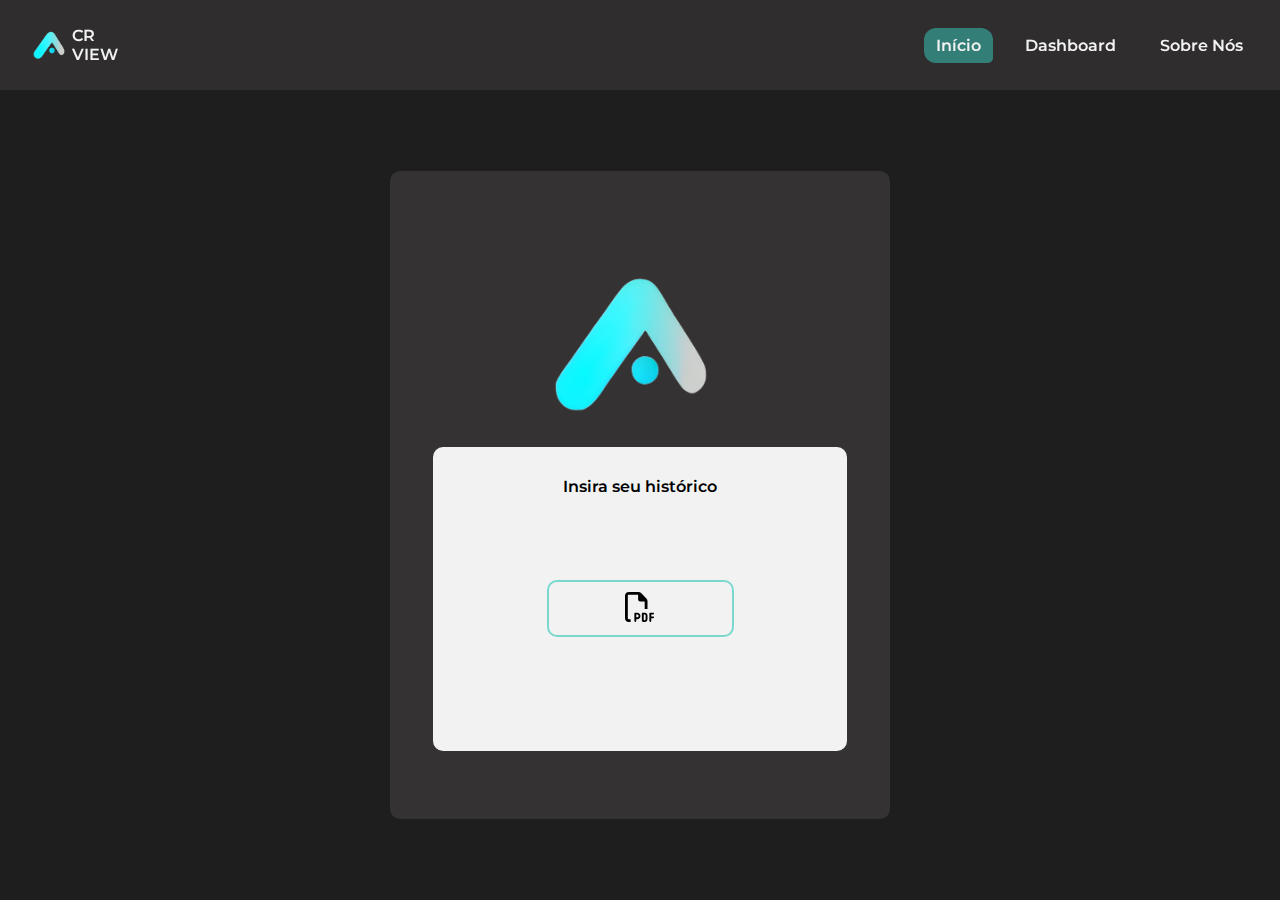
<file: index.html>
<!DOCTYPE html>
<html lang="pt">
<head>
    <meta charset="UTF-8">
    <meta name="viewport" content="width=device-width, initial-scale=1.0">
    <meta name="keywords" content="cr, view, unirio, dashboard, historico, alpha, junior">
    <!-- <meta name="description" content=""> -->
    <link rel="shortcut icon" href="assets/favicon.ico" type="image/x-icon">
    <link rel="stylesheet" href="assets/styles/global.css">
    <link rel="stylesheet" href="assets/styles/index.css">
    <title>CR View</title>
</head>
<body>
    <header>
        <nav class="menu">
            <a href="/" class="h-logo">
                <img id="logo-menu" src="assets/images/logo.png" alt="Logo CR View">
                <span id="name-logo">CR VIEW</span>
            </a>
            <div class="h-menu-desktop">
                <svg id="menu-bar" xmlns="http://www.w3.org/2000/svg"  viewBox="0 0 448 512"><path d="M0 96C0 78.3 14.3 64 32 64H416c17.7 0 32 14.3 32 32s-14.3 32-32 32H32C14.3 128 0 113.7 0 96zM0 256c0-17.7 14.3-32 32-32H416c17.7 0 32 14.3 32 32s-14.3 32-32 32H32c-17.7 0-32-14.3-32-32zM448 416c0 17.7-14.3 32-32 32H32c-17.7 0-32-14.3-32-32s14.3-32 32-32H416c17.7 0 32 14.3 32 32z"/></svg>
                <ul id="h-menu">
                    <li style="background-color: var(--dark-green);"><a href="/">Início</a></li>
                    <li><a href="dashboard.html">Dashboard</a></li>
                    <li><a href="about.html">Sobre Nós</a></li>
                </ul>
            </div>
        </nav>
    </header>
    <main>
        <div id="container">
            <img id="main-logo" src="assets/images/logo.png" alt="Logo CR View">
            <div id="file-box">
                <span>Insira seu histórico</span>
                <button type="button" id="btn-file" onclick="document.querySelector('#file-hist').click()"><img src="assets/icons/file-pdf-regular.svg" alt="icone de pdf"></button>
                <input type="file" name="historico" id="file-hist" accept=".pdf" oninput="uploadPdf()" style="display: none;">
                <span id="error-file" style="color: #b93636;"></span>
            </div>
        </div>
    </main>
    <script src="assets/scripts js/uploadpdf.js"></script>
    <script src="./assets/scripts js/main.js"></script>
</body>
</html>
</file>
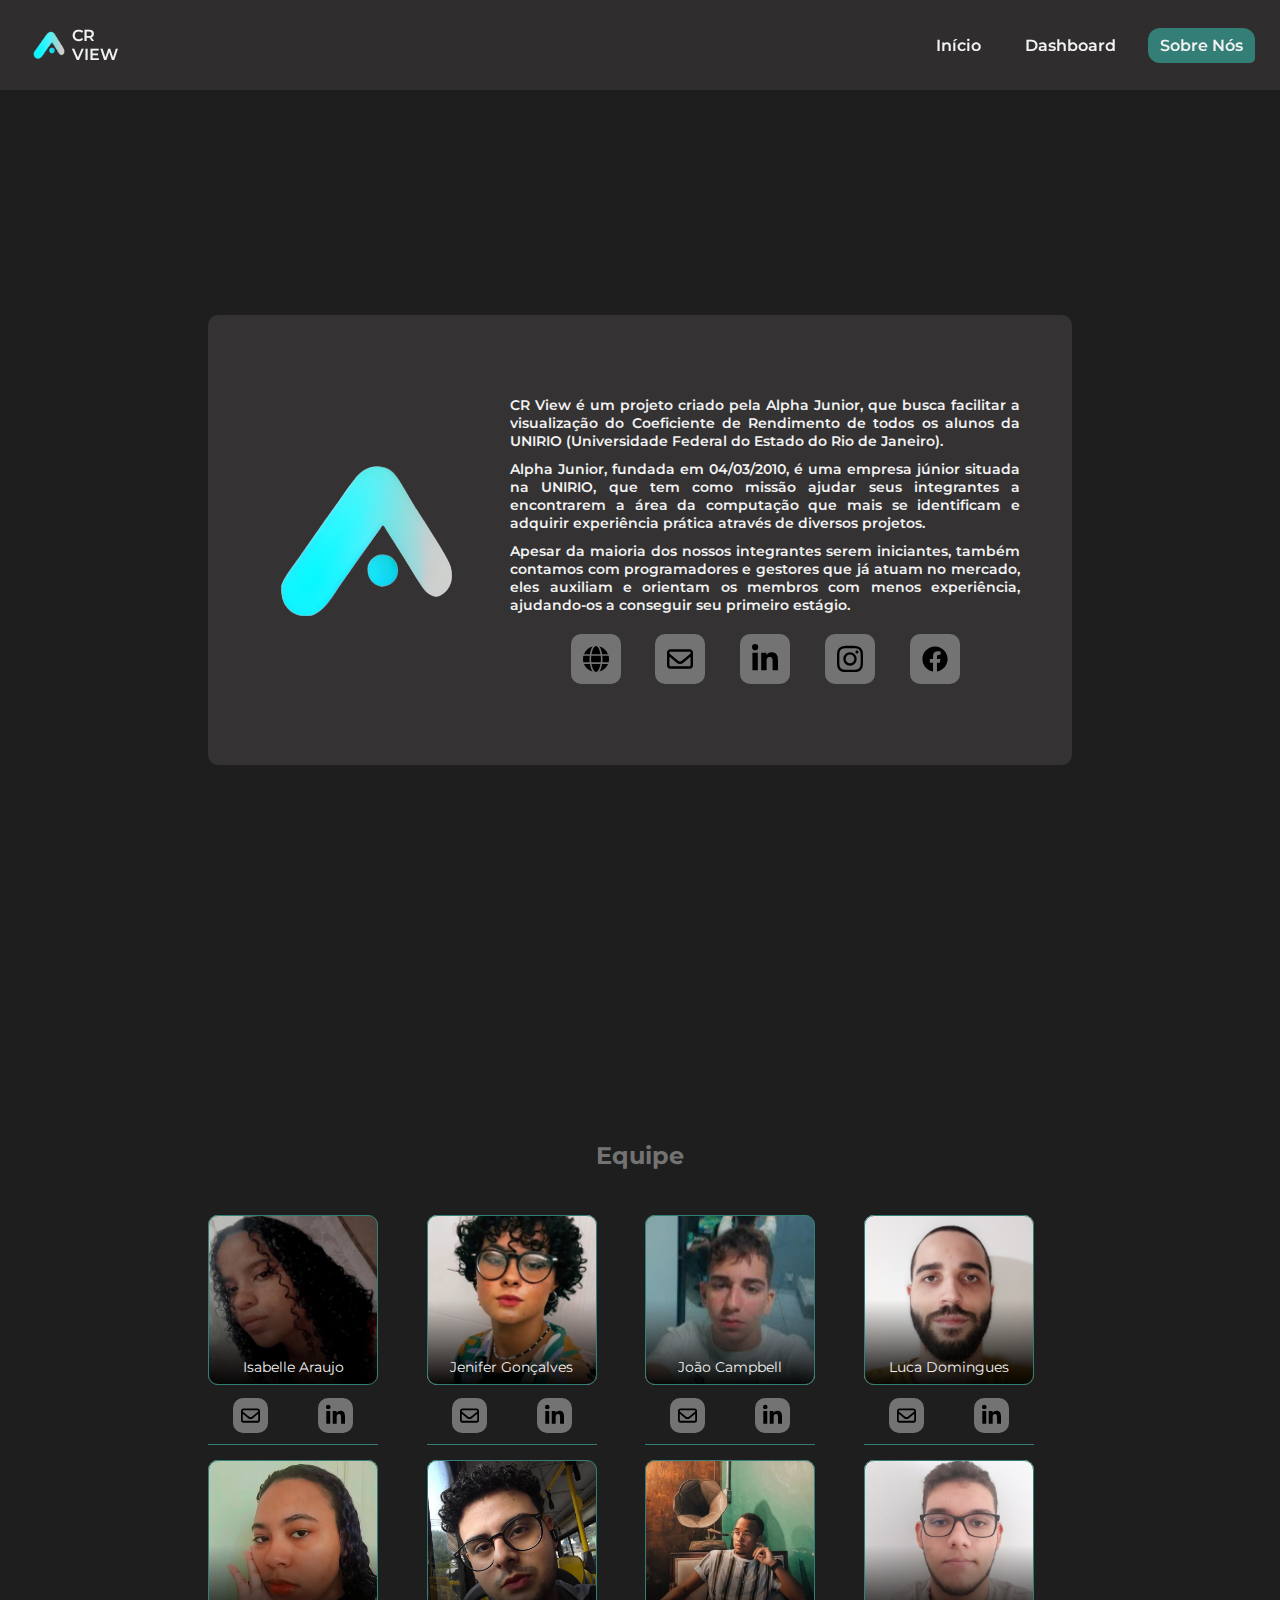
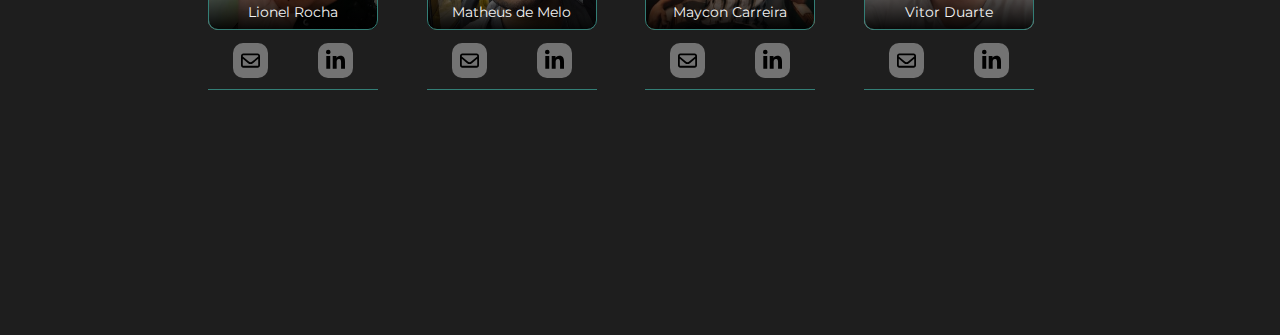
<file: about.html>
<!DOCTYPE html>
<html lang="pt">
<head>
    <meta charset="UTF-8">
    <meta name="viewport" content="width=device-width, initial-scale=1.0">
    <meta name="keywords" content="cr, unirio, sobre, alpha, junior, historico, dashboard, desenvolvedor, dev">
    <link rel="stylesheet" href="assets/styles/global.css">
    <link rel="stylesheet" href="assets/styles/dashboard.css">
    <link rel="stylesheet" href="assets/styles/about.css">
    <title>CR View</title>
</head>
<body>
    <header>
        <nav class="menu">
            <a href="/" class="h-logo">
                <img id="logo-menu" src="assets/images/logo.png" alt="Logo CR View">
                <span id="name-logo">CR VIEW</span>
            </a>
            <div class="h-menu-desktop">
                <svg id="menu-bar" xmlns="http://www.w3.org/2000/svg"  viewBox="0 0 448 512"><path d="M0 96C0 78.3 14.3 64 32 64H416c17.7 0 32 14.3 32 32s-14.3 32-32 32H32C14.3 128 0 113.7 0 96zM0 256c0-17.7 14.3-32 32-32H416c17.7 0 32 14.3 32 32s-14.3 32-32 32H32c-17.7 0-32-14.3-32-32zM448 416c0 17.7-14.3 32-32 32H32c-17.7 0-32-14.3-32-32s14.3-32 32-32H416c17.7 0 32 14.3 32 32z"/></svg>
                <ul id="h-menu">
                    <li><a href="/">Início</a></li>
                    <li><a href="dashboard.html">Dashboard</a></li>
                    <li style="background-color: var(--dark-green);"><a href="about.html">Sobre Nós</a></li>
                </ul>
            </div>
        </nav>
    </header>

    <main>
        <section id="enterprise">
            <div id="container">
                <img src="assets/images/logo.png" alt="logo empresa alpha junior">
                <div id="infos-alpha">
                    <p>CR View é um projeto criado pela Alpha Junior, que busca facilitar a visualização do Coeficiente de Rendimento de todos os alunos da UNIRIO (Universidade Federal do Estado do Rio de Janeiro).</p>
                    <p>Alpha Junior, fundada em 04/03/2010, é uma empresa júnior situada na UNIRIO, que tem como missão ajudar seus integrantes a encontrarem a área da computação que mais se identificam e adquirir experiência prática através de diversos projetos.</p>
                    <p>Apesar da maioria dos nossos integrantes serem iniciantes, também contamos com programadores e gestores que já atuam no mercado, eles auxiliam e orientam os membros com menos experiência, ajudando-os a conseguir seu primeiro estágio.</p>
                    <div id="contato-alpha">
                        <a href="https://alphajunior.uniriotec.br/" target="alpha"><img src="assets/icons/globe-solid.svg" alt="logo website"></a>
                        <a href="mailto:alphajunior@uniriotec.br" target="alpha"><img src="assets/icons/envelope-regular.svg" alt="logo email"></a>
                        <a href="https://www.linkedin.com/company/alpha-junior/" target="alpha"><img src="assets/icons/linkedin-in.svg" alt="logo linkedin"></a>
                        <a href="https://www.instagram.com/alpha.unirio/" target="alpha"><img src="assets/icons/instagram.svg" alt="logo instagram"></a>
                        <a href="https://www.facebook.com/alphajuniorconsultoria" target="alpha"><img src="assets/icons/facebook.svg" alt="logo facebook"></a>
                    </div>
                </div>
            </div>
        </section>
        <section id="members">
            <h2>Equipe</h2>
            <div id="wrapper">
                <div class="devinfo">
                    <img class="dev-image" src="assets/images/team/isabelle.png" alt="">
                    <p>Isabelle Araujo</p>
                    <div class="contato-dev">
                        <a href="mailto:isabelletecn@gmail.com"><img src="assets/icons/envelope-regular.svg" alt="logo email"></a>
                        <a href="https://www.linkedin.com/in/isabelle-ferreira-de-araujo" target="dev"><img src="assets/icons/linkedin-in.svg" alt="logo linkedin"></a>
                    </div>
                </div>
                <div class="devinfo">
                    <img class="dev-image" src="assets/images/team/jenifer.jpeg" alt="">
                    <p>Jenifer Gonçalves</p>
                    <div class="contato-dev">
                        <a href="mailto:jenifergoncalvesb@gmail.com"><img src="assets/icons/envelope-regular.svg" alt="logo email"></a>
                        <a href="https://www.linkedin.com/in/jenifer-gon%C3%A7alves-brito?trk=contact-info" target="dev"><img src="assets/icons/linkedin-in.svg" alt="logo linkedin"></a>
                    </div>
                </div>
                <div class="devinfo">
                    <img class="dev-image" src="assets/images/team/joao.jpeg" alt="">
                    <p>João Campbell</p>
                    <div class="contato-dev">
                        <a href="mailto:joao.campbell@outlook.com" onclick="document.execCommand('copy')"><img src="assets/icons/envelope-regular.svg" alt="logo email"></a>
                        <a href="https://www.linkedin.com/in/jo%C3%A3o-campbell-6b9442245" target="dev"><img src="assets/icons/linkedin-in.svg" alt="logo linkedin"></a>
                    </div>
                </div>
                <div class="devinfo">
                    <img class="dev-image" src="assets/images/team/luca.jpeg" alt="">
                    <p>Luca Domingues</p>
                    <div class="contato-dev">
                        <a href="mailto:lucargd@gmail.com"><img src="assets/icons/envelope-regular.svg" alt="logo email"></a>
                        <a href="https://www.linkedin.com/in/luca-gagliardi-782aba281/" target="dev"><img src="assets/icons/linkedin-in.svg" alt="logo linkedin"></a>
                    </div>
                </div>
                <div class="devinfo">
                    <img class="dev-image" src="assets/images/team/lionel.jpg" alt="">
                    <p>Lionel Rocha</p>
                    <div class="contato-dev">
                        <a href="#"><img src="assets/icons/envelope-regular.svg" alt="logo email"></a>
                        <a href="https://www.linkedin.com/in/lionel-da-rocha-alves-de-oliveira-578832208/" target="dev"><img src="assets/icons/linkedin-in.svg" alt="logo linkedin"></a>
                    </div>
                </div>
                <div class="devinfo">
                    <img class="dev-image" src="assets/images/team/matheus.jpg" alt="">
                    <p>Matheus de Melo</p>
                    <div class="contato-dev">
                        <a href="mailto:melo.matheus13@outlook.com"><img src="assets/icons/envelope-regular.svg" alt="logo email"></a>
                        <a href="https://www.linkedin.com/in/mathmelo/" target="dev"><img src="assets/icons/linkedin-in.svg" alt="logo linkedin"></a>
                    </div>
                </div>
                <div class="devinfo">
                    <img class="dev-image" src="assets/images/team/maycon.jpeg" alt="">
                    <p>Maycon Carreira</p>
                    <div class="contato-dev">
                        <a href="mailto:mayconcarreira@edu.unirio.br"><img src="assets/icons/envelope-regular.svg" alt="logo email"></a>
                        <a href="https://www.linkedin.com/in/maycon-carreira/" target="dev"><img src="assets/icons/linkedin-in.svg" alt="logo linkedin"></a>
                    </div>
                </div>
                <div class="devinfo">
                    <img class="dev-image" src="assets/images/team/vitor.jpg" alt="">
                    <p>Vitor Duarte</p>
                    <div class="contato-dev">
                        <a href="mailto:vitorduarte@edu.unirio.br"><img src="assets/icons/envelope-regular.svg" alt="logo email"></a>
                        <a href="https://www.linkedin.com/in/vitor-duarte93/" target="dev"><img src="assets/icons/linkedin-in.svg" alt="logo linkedin"></a>
                    </div>
                </div>
            </div>
        </section>
    </main>

    <script src="./assets/scripts js/about.js"></script>
    <script src="./assets/scripts js/main.js"></script>
</body>
</html>
</file>
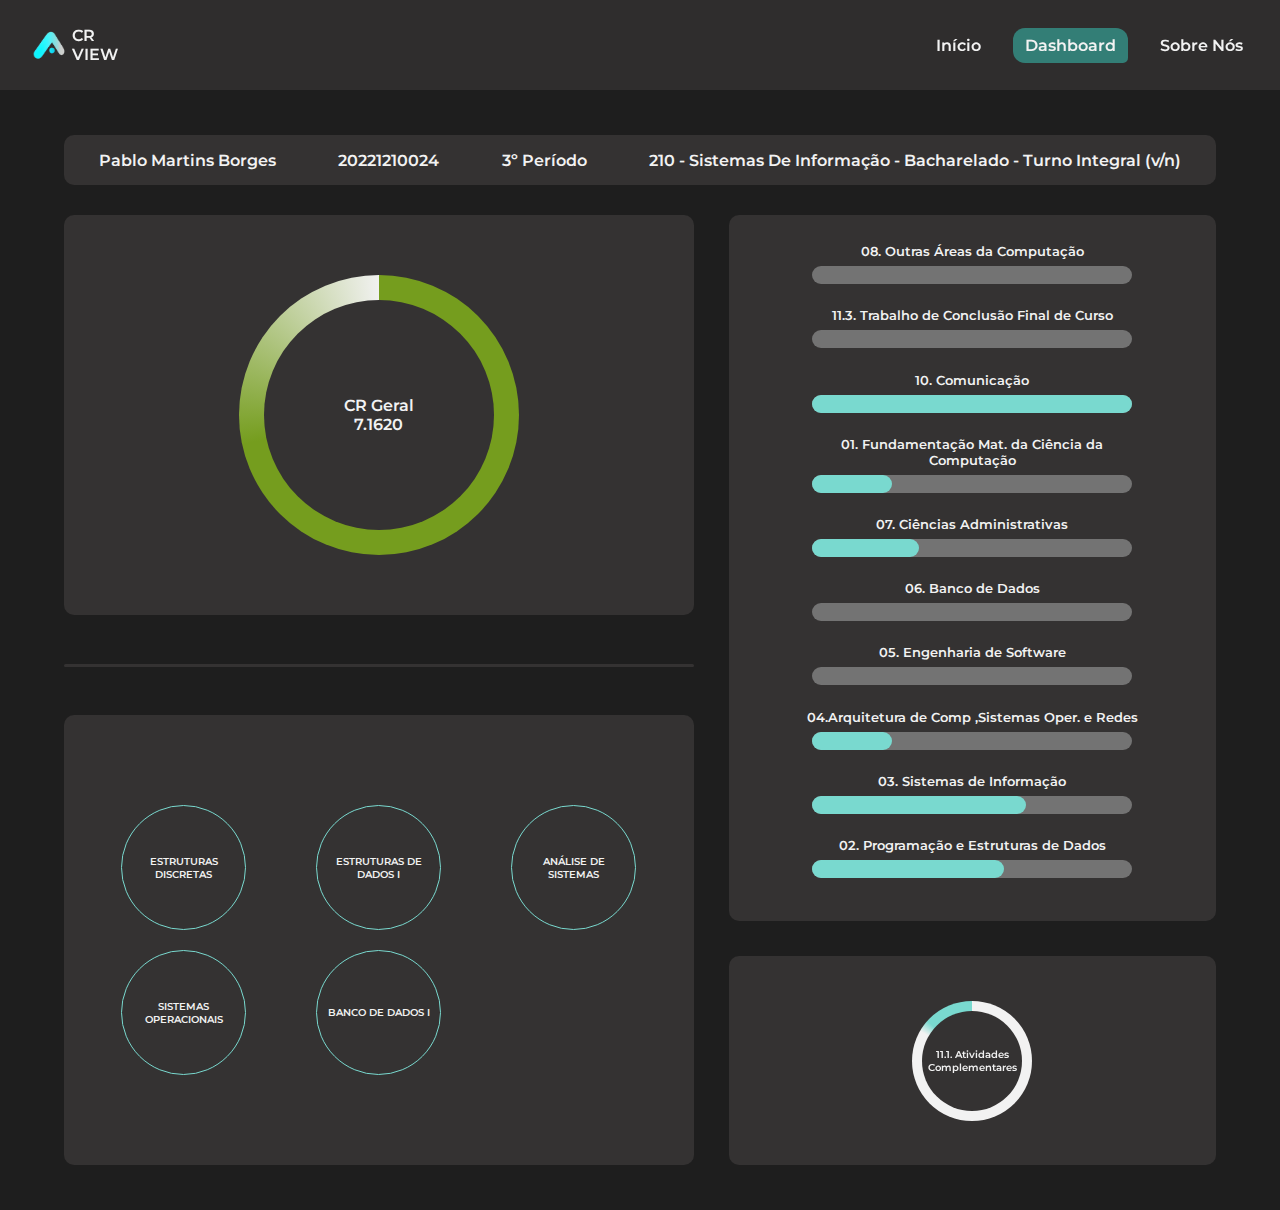
<file: dashboard.html>
<!DOCTYPE html>
<html lang="pt">
<head>
    <meta charset="UTF-8">
    <meta name="viewport" content="width=device-width, initial-scale=1.0">
    <link rel="shortcut icon" href="assets/favicon.ico" type="image/x-icon">
    <link rel="stylesheet" href="assets/styles/dashboard.css">
    <link rel="stylesheet" href="assets/styles/global.css">
    <title>CR View</title>
</head>
<body onload="setDashboard()">
    <header>
        <nav class="menu">
            <a href="/" class="h-logo">
                <img id="logo-menu" src="assets/images/logo.png" alt="Logo CR View">
                <span id="name-logo">CR VIEW</span>
            </a>
            <div class="h-menu-desktop">
                <svg id="menu-bar" xmlns="http://www.w3.org/2000/svg"  viewBox="0 0 448 512"><path d="M0 96C0 78.3 14.3 64 32 64H416c17.7 0 32 14.3 32 32s-14.3 32-32 32H32C14.3 128 0 113.7 0 96zM0 256c0-17.7 14.3-32 32-32H416c17.7 0 32 14.3 32 32s-14.3 32-32 32H32c-17.7 0-32-14.3-32-32zM448 416c0 17.7-14.3 32-32 32H32c-17.7 0-32-14.3-32-32s14.3-32 32-32H416c17.7 0 32 14.3 32 32z"/></svg>
                <ul id="h-menu">
                    <li><a href="/">Início</a></li>
                    <li style="background-color: var(--dark-green);"><a href="dashboard.html">Dashboard</a></li>
                    <li><a href="about.html">Sobre Nós</a></li>
                </ul>
            </div>
        </nav>
    </header>

    <main>
        <section class="block" id="student">
            <span id="name"></span>
            <span id="regist"></span>
            <span id="period"></span>
            <span id="course"></span>
        </section>
        <div id="infos">
            <div id="columnone">
                <!-- cr geral -->
                <section class="block" id="crglobal">
                    <div class="cr-bar">
                        <div id="middle-circle"></div>
                        <div id="progress-spinner"></div>
                    </div>
                </section>
                <div class="line"></div>
                <!-- aulas atuais -->
                <section class="block" id="classes">
                    <div></div>
                </section>
            </div>
            <aside>
                <!-- areas ch -->
                <section class="block" id="areas">
                    
                </section>
                <!-- extras: estagio, complementar e extracurricular -->
                <section class="block" id="extra">
                    <div class="cr-bar">
                        <div id="middle-extra"></div>
                        <div id="progress-extra"></div>
                    </div>
                </section>
            </aside>
        </div>      
    </main>

    
    
    <script src="./assets/scripts js/dashboard.js"></script>
    <script src="./assets/scripts js/main.js"></script>
</body>
</html>
</file>
<file: assets/styles/global.css>
@import url('https://fonts.googleapis.com/css2?family=Montserrat:ital,wght@0,400;0,600;0,700;1,600&display=swap');

:root{
  --gray: #737373;
  --dark-green: #337e76;
  --water-green: #07f2db;
  --green: #79d9cf;
  --white: #f2f2f2;
  --dark-gray: #343232;
  --dark-gray-transp: #343232c2;
}

* {
  margin: unset;
  padding: unset;
  border: 0;
  box-sizing: border-box;
  text-decoration: none;
  font-style: none;
  font-family: 'Montserrat', sans-serif;
  color: var(--white);
}

svg{
  fill: #fff;
  width: 21px;
}

body{
  width: 100vw;
  display: flex;
  flex-direction: column;
  align-items: center;
  justify-content: center;
  background-color: #1e1e1e;
}

header{
  width: 100vw;
  position: sticky;
  top: 0;
  z-index: 1;
  height: 10vh;
  max-height: 10vh;
  background-color: var(--dark-gray-transp);
  backdrop-filter: blur(5px);
  display: flex;
  align-items: center;
}

.menu{
  width: 100%;
  display: inline-flex;
  padding: 0 15px;
  align-items: center;
  justify-content: space-between;
}

#h-menu{
  display: flex;
  align-items: center;
  list-style-type: none;
}

#h-menu li{
  font-weight: 600;
  margin: 0 10px;
  padding: 8px 12px;
  border-radius: 12px 12px 5px 12px;
}

#h-menu li:hover{
  background-color: var(--gray);
  transition: ease-in .1s;
}

.h-logo{
  max-width: 100px;
  display: inline-flex;
  align-items: center;
  justify-content: center;
  margin: 0 15px;
}

.h-logo img{
  height: 42px;
}

#name-logo{
  font-size: 16px;
  font-weight: 600;
  word-wrap: break-word;
}

#menu-bar{
  display: none;
}


@media screen and (max-width: 748px){
  #h-menu {
      width: 100vw;
      height: 170px;
      padding: 10px 25px 10px 0px;
      display: none;
      position: absolute;
      flex-direction: column;
      align-items: end;
      text-align: right;
      right: 0;
      top: 10vh;
      background: var(--dark-gray-transp);
      backdrop-filter: blur(8px);
      border-top: 1px solid var(--gray);
      border-bottom: 1px solid var(--gray);
  }

  #h-menu li{
      margin: 10px 0;
  }

  #menu-bar{
      display: block;
      width: 30px;
      padding: 5px;
      padding-top: 2px;
      cursor: pointer;
  }
}
</file>
<file: assets/styles/index.css>
main {
  width: 100vw;
  height: 90vh;
  display: flex;
  flex-direction: column;
  justify-content: center;
  align-items: center;
}

#container{
  min-width: 350px;
  max-width: 500px;
  width: 50%;
  min-height: 320px;
  max-height: 650px;
  height: 80%; 
  padding: 20px;
  display: flex;
  flex-direction: column;
  justify-content: center;
  align-items: center;
  background-color: var(--dark-gray);
  border-radius: 10px;
}

#main-logo{
  min-width: 150px;
  width: 45%;
}

#file-box {
  width: 90%;
  height: 50%;
  padding: 20px;
  display: flex;
  flex-direction: column;
  justify-content: space-between;
  align-items: center;
  background-color: var(--white);
  border-radius: 10px;   
}

#file-box span{
  margin-top: 10px;
  text-align: center;
  color: #000;
  font-weight: 600;
}

#btn-file{
  width: 50%;
  padding: 10px 5px;
  border-radius: 10px;
  background-color: transparent;
  border: 2px solid var(--green);
}

#btn-file:hover{
  scale: 1.07;
  background-color: var(--green);
  transition: ease-in-out .3s;
}

#btn-file:active{
  background-color: var(--white);
}

#btn-file img{
  width: 30px;
}

#error-file{
  font-size: 10px;
}

@media screen and (max-width: 748px){
  #container{
    height: 65%;
  }
}
</file>
<file: assets/styles/dashboard.css>
main{
    width: 90vw;
    margin: 5vh 0;
    min-height: 100vh;
    height: auto;

}

.block{
    background-color: var(--dark-gray);
    border-radius: 10px;
    font-weight: 600;
    display: flex;
    align-items: center;
    justify-content: center;
}

/* student infos */

#student{
    width: 100%;
    min-width: 350px;
    height: 50px;
    padding: 5px 35px;
    margin-bottom: 30px;
    justify-content: space-between;
}

/* colunms */

#infos{
    width: 100%;
    height: 100%;
    display: flex;
    align-items: center;
    justify-content: space-between;
}

#columnone{
    width: 100%;
    max-width: 750px;
    padding-right: 35px;
    height: 950px;
    display: flex;
    flex-direction: column;
    justify-content: space-between;
}

aside{
    width: 75%;
    height: 950px;
    display: flex;
    flex-direction: column;
    align-items: center;
    justify-content: space-between;
}

/* cr global */

#crglobal{
    height: 400px;
    width: 100%;
    min-width: 350px;
    padding: 20px 50px;
}
  
.cr-bar{
    display: flex;
    justify-content: center;
    align-items: center;
}

#progress-spinner {
    border-radius: 50%;
    height: 280px;
    width: 280px;
}

#middle-circle {
    height: 230px;
    width: 230px;
    display: flex;
    flex-direction: column;
    align-items: center;
    justify-content: center;
    position: absolute;
    border-radius: 50%;
    background-color: var(--dark-gray);
}

/* areas */

#areas{
    height: 100%;
    width: 100%;
    min-width: 350px;
    padding: 20px 30px;
    margin-bottom: 35px;
    display: flex;
    flex-direction: column;
    align-items: center;
    justify-content: space-evenly;
}

.bar-area{
    width: 100%;
    display: flex;
    flex-direction: column;
    align-items: center;
    padding-bottom: 10px;
    margin-bottom: 5px;
}

.span-bar-area{
    width: 335px;
    text-align: center;
    margin-bottom: 7px;
    font-size: 13px;
}

.bar-bg-area{
    width: 320px;
    height: 18px;
    border-radius: 20px;
    background-color: var(--gray);
}

.bar-perc-area{
    height: 18px;
    margin-top: -18px;
    border-radius: 25px;
    background-color: var(--green);
}

/* classes */

#classes{
    height: 450px;
    width: 100%;
    min-width: 350px;
    padding: 20px 30px;
    display: flex;
    align-items: center;
    justify-content: center;
}

#classes div{
    display: grid;
    grid-template-columns: repeat(3, 1fr);
    gap: 20px;
    column-gap: 70px;
}

.class{
    width: 125px;
    height: 125px;
    padding: 5px;
    text-align: center;
    display: flex;
    align-items: center;
    justify-content: center;
    border-radius: 50%;
    border: 1px solid var(--green);
    font-size: 10px;
}

/* extra */

#extra{
    width: 100%;
    min-width: 350px;
    height: 30%;
}

#progress-extra{
    width: 120px;
    height: 120px;
    border-radius: 50%;
    transform: rotateY(180deg);
}

#middle-extra{
    width: 100px;
    height: 100px;
    border-radius: 50%;
    position: absolute;
    text-align: center;
    display: flex;
    flex-direction: column;
    align-items: center;
    justify-content: center;
    background-color: var(--dark-gray);
    z-index: 2;
    font-size: 10px;
}



/* others */

.line{
    width: 100%;
    min-width: 350px;
    height: 3px;
    border-radius: 3px;
    background-color: var(--dark-gray);
}

@media screen and (max-width: 1200px) {

    main {
        display: flex;
        flex-direction: column;
    }

    #student {
        display: flex;
        flex-direction: column;
        height: 100%;
        gap: 10px;
    }

    #classes div {
        grid-template-columns: repeat(2, 1fr);
    }
}

@media screen and (max-width: 992px) {

    main {
        align-items: center;
    }

    #student{
        width: 85%;
    }

    #infos {
        display: flex;
        flex-direction: column;
        gap: 50px;
    }

    #columnone {
        width: 85%;
        padding-right: 0;
        align-items: center;
    }

    aside{
        width: 85%;
    }

    #classes div {
        grid-template-columns: repeat(3, 1fr);
    }
}

@media screen and (max-width: 768px){

    #classes div {
        grid-template-columns: repeat(2, 1fr);
    }
}

@media screen and (max-width: 480px) {

    /* classes */

    #classes{
        height: 450px;
        width: 100%;
        padding: 20px 30px;
    }
    
    #classes div{
        gap: 15px;
    }


    /* extra */

    #extra{
        width: 80%;
    }
}
</file>
<file: assets/styles/about.css>
main{
    min-height: 90vh;
    display: flex;
    flex-direction: column;
    justify-content: center;
    align-items: center;
}

/* sobre a alpha junior */

#enterprise{
    height: 90vh;
    width: 75vw;
    display: flex;
    align-items: center;
    justify-content: center;
}

#container{
    max-height: 450px;
    height: 75%;
    min-width: 550px;
    width: 90%;
    padding: 20px 40px;
    border-radius: 10px;
    display: inline-flex;
    align-items: center;
    justify-content: center;
    background-color: var(--dark-gray);
}

#container img{
    width: 30%;
    margin-right: 15px;
}

#infos-alpha{
    width: 65%;
    height: 95%;
    display: flex;
    flex-direction: column;
    justify-content: center;
    align-items: center;
}

#infos-alpha p{
    font-size: 14px;
    font-weight: 600;
    text-align: justify;
    margin-bottom: 10px;
}

#contato-alpha{
    width: 90%;
    margin-top: 10px;
    display: inline-flex;
    justify-content: space-evenly;
}

#contato-alpha a{
    width: 50px;
    height: 50px;
    border-radius: 10px;
    background-color: var(--gray);
    display: flex;
}

#contato-alpha a img{
    width: 26px;
    margin: auto;
}

#contato-alpha a:hover{
    scale: 1.1;
    background-color: var(--green);
    transition: ease-in-out .3s;
}

/* sobre os devs */

#members{
    height: 100vh;
    width: 75vw;
    display: flex;
    flex-direction: column;
    align-items: center;
    justify-content: center;
    margin-top: 5vh;
}

#members h2{
    color: var(--gray);
}

#wrapper{
    width: 90%;
    display: grid;
    grid-template-columns: repeat(4, 1fr);
    gap: 15px;
    grid-column-gap: 10px;
    margin-top: 5vh;
    margin-bottom: 50px;
}

.devinfo{
    width: 170px;
    height: 230px;
    display: flex;
    flex-direction: column;
    align-items: center;
    border-bottom: 1px solid var(--dark-green);
}

.dev-image{
    width: 170px;
    height: 170px;
    margin-bottom: 8px;
    border-radius: 10px;
}

.devinfo p{
    width: 170px;
    height: 170px;
    display: flex;
    align-items: end;
    justify-content: center;
    border-radius: 10px;
    position: absolute;
    padding-bottom: 8px;
    background: linear-gradient(to top, #000000f1, transparent, transparent);
    font-size: 14px;
    border: 1px solid var(--dark-green);
}

.contato-dev{
    width: 120px;
    margin-top: 5px;
    display: inline-flex;
    justify-content: space-between;
}

.contato-dev a{
    width: 35px;
    height: 35px;
    border-radius: 10px;
    background-color: var(--gray);
    display: flex;
}

.contato-dev a img{
    width: 19px;
    margin: 0 auto;
}

.contato-dev a:hover{
    scale: 1.1;
    background-color: var(--green);
    transition: ease-in-out .3s;
}

@media screen and (max-width: 1200px) {

    /* enterprise */

    main {
        display: flex;
    }

    #enterprise {
        width: 85vw;
        text-align: center;
    }

    #container {
        width: 95%;
        height: 80%;
        max-height: 595px;
    }

    #container img{
        width: 100%;
        max-width: 180px;
    }

    #contato-alpha{
        margin-bottom: 10px;
    }

    #contato-alpha a{
        width: 45px;
        height: 45px;
    }

    #contato-alpha a img{
        width: 22px;
    }

    #infos-alpha {
        width: auto;
        height: auto;
        margin-top: 0.5rem;
    }

    #infos-alpha p {
        padding: .4rem 0;
        margin: 0;
        width: 100%;
    }

    /* members */

    #members{
        width: 85vw;
        min-height: 100vh;
        height: auto;
    }

    #wrapper{
        width: 100%;
        grid-template-columns: repeat(3, 1fr);
    }

    .devinfo{
        width: 180px;
        height: 250px;
        margin: auto;
    }

    .dev-image, .devinfo p{
        width: 180px;
        height: 180px;
    }

}

@media screen and (max-width: 992px) {
    
    /* enterprise */
    #enterprise {
        width: 90vw;
        height: auto;
        min-height: 670px;
    }

    #container {
        min-width: 380px;
        max-width: 500px;
        width: 100%;
        height: 90%;
        min-height: 540px;
        max-height: 670px;
        display: flex;
        flex-direction: column;
    }

    #container img{
        width: 35%;
        margin: 0;
    }

    #contato-alpha{
        width: 360px;
        margin: 20px 0;
    }

    #infos-alpha {
        min-width: 370px;
        width: 100%;
    }

    #infos-alpha p {
        width: 90%;
        font-size: 12px;
    }

    /* members */

    #wrapper{
        grid-template-columns: repeat(2, 1fr);
        gap: 50px;
        grid-column-gap: 0;
    }

    .devinfo{
        width: 160px;
        height: 260px;
        margin: 10px auto;
    }

    .dev-image, .devinfo p{
        width: 160px;
        height: 160px;
    }

    .contato-dev{
        margin-top: 20px;
    }
}

@media screen and (max-width: 480px){

    #enterprise{
        margin-top: 10px;
    }

    #container{
        min-width: 330px;
        padding: 15px 0;
    }

    #infos-alpha {
        min-width: 310px;
        width: 100%;
    }

    #contato-alpha{
        width: 320px;
    }

    /* members */

    #wrapper{
        grid-template-columns: 1fr;
        gap: 50px;
        grid-column-gap: 0;
    }

    .devinfo{
        width: 200px;
        height: 300px;
        margin: 10px auto;
    }

    .dev-image, .devinfo p{
        width: 200px;
        height: 200px;
    }

    .contato-dev{
        margin-top: 20px;
    }
}
</file>
